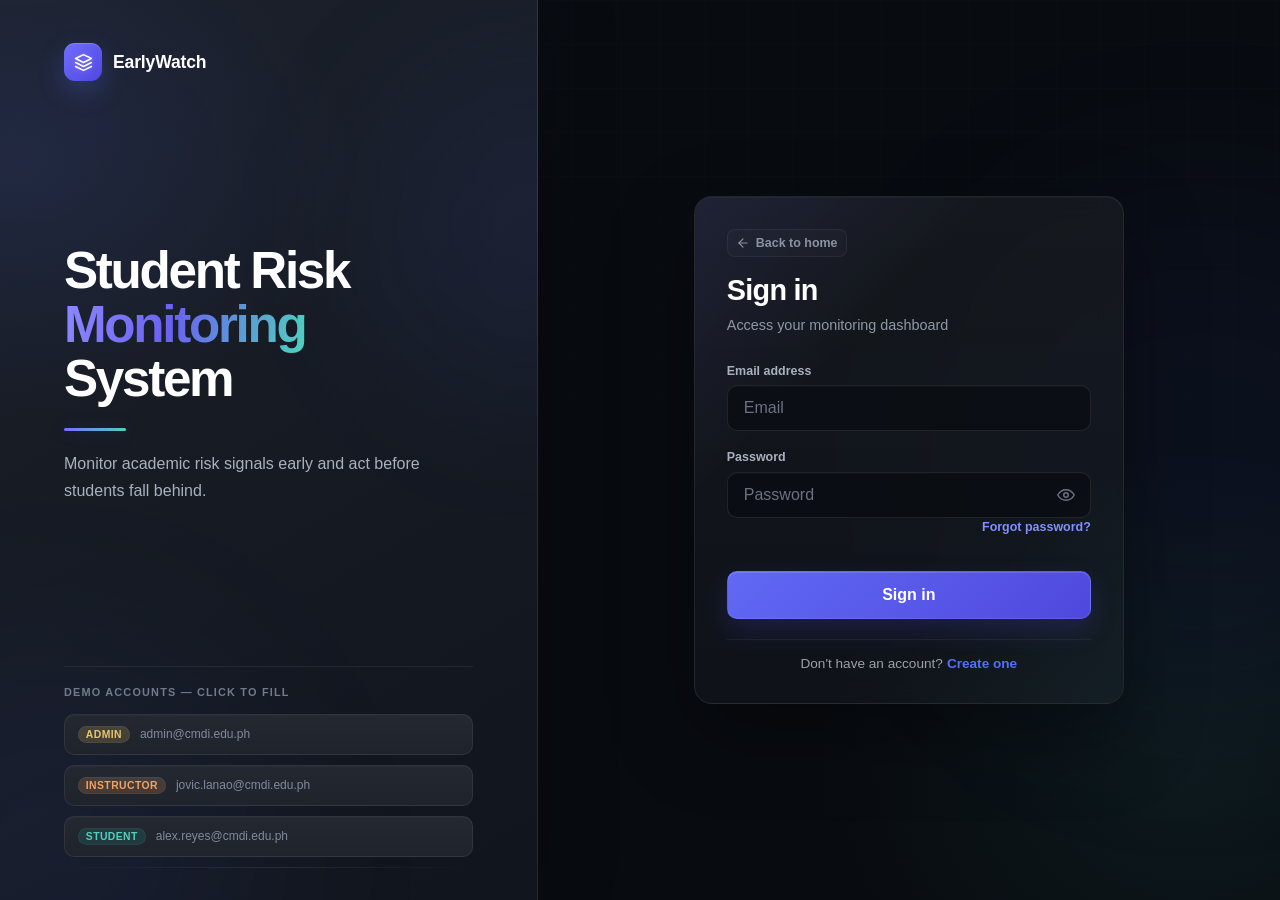
<file: index.html>
<!doctype html>
<html lang="en">
  <head>
    <meta charset="UTF-8" />
    <meta name="viewport" content="width=device-width, initial-scale=1.0" />
    <meta http-equiv="Cache-Control" content="no-store, must-revalidate">
  <meta http-equiv="Pragma" content="no-cache">
  <meta http-equiv="Expires" content="0">
    <title>EarlyWatch Sign In</title>
    <link rel="stylesheet" href="assets/style.css" />
    <link rel="stylesheet" href="assets/modal.css" />
  </head>
  <body>
    <!-- ============================================================
         LEFT PANEL — brand + hero + demo accounts
         ============================================================ -->
    <div class="left-panel">
      <div class="logo-container">
        <div class="logo-icon">
          <svg viewBox="0 0 24 24">
            <path d="M12 2L2 7l10 5 10-5-10-5zM2 12l10 5 10-5M2 17l10 5 10-5"
              stroke="#ffffff" stroke-width="2" stroke-linecap="round"
              stroke-linejoin="round" fill="none" />
          </svg>
        </div>
        EarlyWatch
      </div>

      <div class="hero-content">
        <h1>
          Student Risk<br />
          <span class="highlight">Monitoring</span><br />
          System
        </h1>
        <p>Monitor academic risk signals early and act before students fall behind.</p>
      </div>

      <div class="demo-accounts">
        <div class="demo-title">Demo Accounts — click to fill</div>

        <button type="button" class="demo-chip"
                data-email="admin@cmdi.edu.ph"
                data-password="admin123">
          <span class="demo-role admin">Admin</span>
          <span class="demo-mail">admin@cmdi.edu.ph</span>
        </button>

        <button type="button" class="demo-chip"
                data-email="jovic.lanao@cmdi.edu.ph"
                data-password="instructor123">
          <span class="demo-role instructor">Instructor</span>
          <span class="demo-mail">jovic.lanao@cmdi.edu.ph</span>
        </button>

        <button type="button" class="demo-chip"
                data-email="alex.reyes@cmdi.edu.ph"
                data-password="student123">
          <span class="demo-role student">Student</span>
          <span class="demo-mail">alex.reyes@cmdi.edu.ph</span>
        </button>
      </div>
    </div>

    <!-- ============================================================
         RIGHT PANEL — sign-in form
         ============================================================ -->
    <div class="right-panel">
      <div class="login-container">

        <!-- Back to home -->
        <a class="back-home" href="home.html">
          <svg viewBox="0 0 24 24" fill="none" stroke="currentColor"
               stroke-width="2" stroke-linecap="round" stroke-linejoin="round"
               style="width:14px;height:14px;">
            <line x1="19" y1="12" x2="5" y2="12"/>
            <polyline points="12 19 5 12 12 5"/>
          </svg>
          Back to home
        </a>

        <h2>Sign in</h2>
        <p class="subtitle">Access your monitoring dashboard</p>

        <div id="loginError" class="login-error" hidden></div>

        <form id="loginForm" novalidate>
          <div class="form-group">
            <label for="email">Email address</label>
            <input type="email" id="email" placeholder="Email"
                   autocomplete="username" required />
          </div>

          <div class="form-group">
            <label for="password">Password</label>
            <div class="password-wrapper">
              <input type="password" id="password" placeholder="Password"
                     autocomplete="current-password" required />
            </div>
            <div class="forgot-row">
              <a href="#" data-action="forgot-password" class="forgot-link">
                Forgot password?
              </a>
            </div>
          </div>

          <button type="submit" class="btn-submit" id="submitBtn">Sign in</button>
        </form>

        <p class="auth-switch">
          Don't have an account?<a href="register.html">Create one</a>
        </p>
      </div>
    </div>

    <!-- ============================================================
         Scripts
         ============================================================ -->
    <script src="js/db.js"></script>
    <script src="js/auth.js"></script>
    <script src="js/app.js"></script>
    <script src="js/password-toggle.js"></script>
    <script src="js/login.js"></script>
    <script src="js/forgot-password.js"></script>
  </body>
</html>
</file>
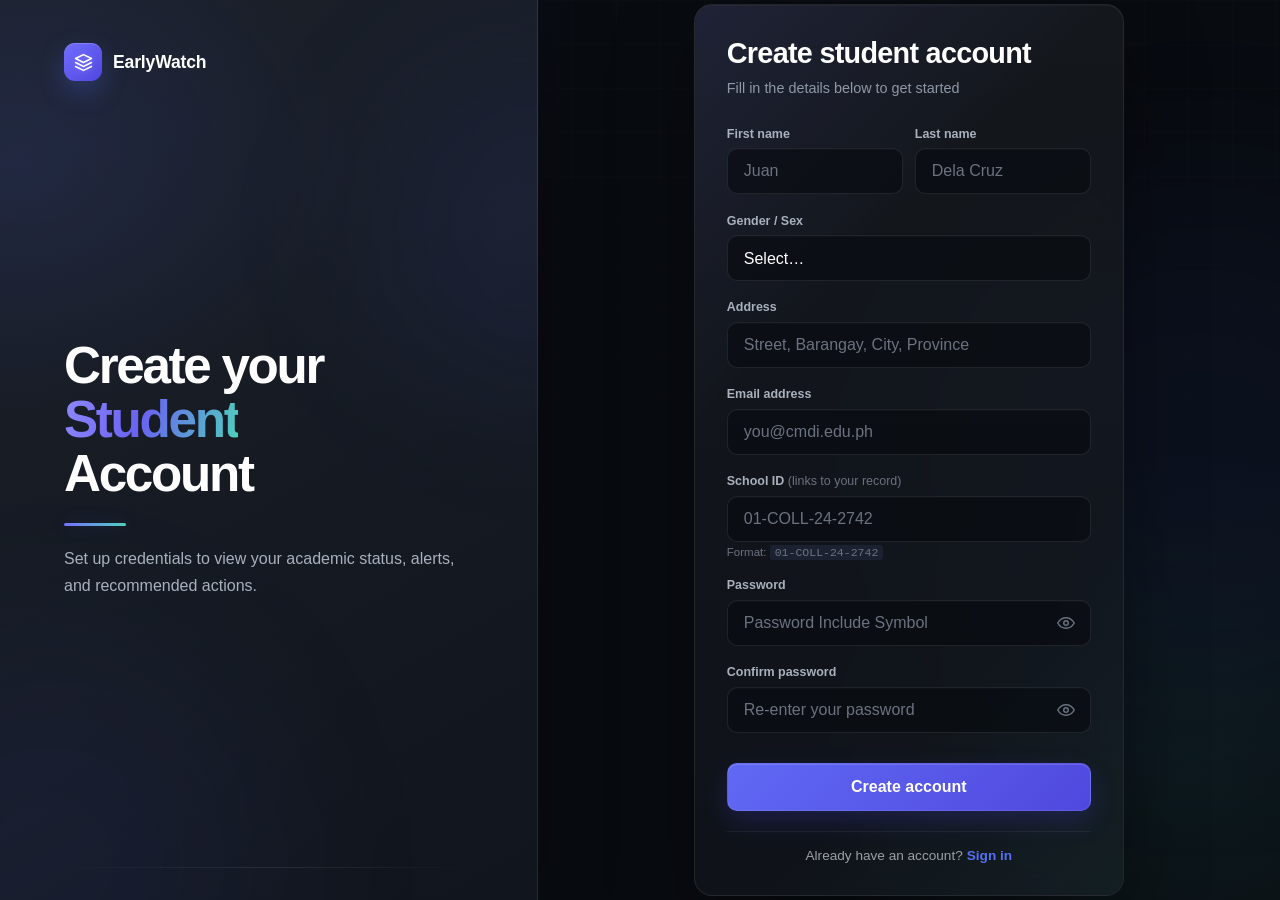
<file: register.html>
<!doctype html>
<html lang="en">
  <head>
    <meta charset="UTF-8" />
    <meta name="viewport" content="width=device-width, initial-scale=1.0" />
    <meta http-equiv="Cache-Control" content="no-store, must-revalidate">
  <meta http-equiv="Pragma" content="no-cache">
  <meta http-equiv="Expires" content="0">
    <title>EarlyWatch Student Sign Up</title>
    <link rel="stylesheet" href="assets/style.css" />
  </head>
  <body>
    <div class="left-panel">
      <div class="logo-container">
        <div class="logo-icon">
          <svg viewBox="0 0 24 24">
            <path
              d="M12 2L2 7l10 5 10-5-10-5zM2 12l10 5 10-5M2 17l10 5 10-5"
              stroke="#ffffff"
              stroke-width="2"
              stroke-linecap="round"
              stroke-linejoin="round"
              fill="none"
            />
          </svg>
        </div>
        EarlyWatch
      </div>

      <div class="hero-content">
        <h1>
          Create your<br />
          <span class="highlight">Student</span><br />
          Account
        </h1>
        <p>
          Set up credentials to view your academic status, alerts, and
          recommended actions.
        </p>
      </div>
    </div>

    <div class="right-panel">
      <div class="login-container">
        <h2>Create student account</h2>
        <p class="subtitle">Fill in the details below to get started</p>

        <div id="registerError" class="login-error" hidden></div>
        <div id="registerSuccess" class="login-success" hidden></div>

        <form id="registerForm" novalidate>
          <input type="hidden" id="name" name="name" />

          <div class="form-row">
            <div class="form-group">
              <label for="firstName">First name</label>
              <input
                type="text"
                id="firstName"
                placeholder="Juan"
                autocomplete="given-name"
                required
              />
            </div>
            <div class="form-group">
              <label for="lastName">Last name</label>
              <input
                type="text"
                id="lastName"
                placeholder="Dela Cruz"
                autocomplete="family-name"
                required
              />
            </div>
          </div>

          <div class="form-group">
            <label for="gender">Gender / Sex</label>
            <select id="gender" required>
              <option value="" disabled selected>Select…</option>
              <option value="Male">Male</option>
              <option value="Female">Female</option>
              <option value="Non-Binary">Non-Binary</option>
            </select>
          </div>

          <div class="form-group">
            <label for="address">Address</label>
            <input
              type="text"
              id="address"
              placeholder="Street, Barangay, City, Province"
              autocomplete="street-address"
              required
            />
          </div>

          <div class="form-group">
            <label for="email">Email address</label>
            <input
              type="email"
              id="email"
              placeholder="you@cmdi.edu.ph"
              autocomplete="email"
              required
            />
          </div>

          <div class="form-group">
            <label for="studentId">
              School ID
              <span style="color: #6b7280; font-weight: 400"
                >(links to your record)</span
              >
            </label>
            <input
              type="text"
              id="studentId"
              placeholder="01-COLL-24-2742"
              maxlength="16"
              autocapitalize="characters"
              autocomplete="off"
              spellcheck="false"
              required
            />
            <small
              id="studentIdHint"
              style="
                color: #6b7280;
                font-size: 0.72rem;
                margin-top: 4px;
                display: block;
              "
            >
              Format:
              <code
                style="
                  background: #1b2130;
                  padding: 1px 5px;
                  border-radius: 3px;
                "
                >01-COLL-24-2742</code
              >
            </small>
          </div>

          <div class="form-group">
            <label for="password">Password</label>
            <div class="password-wrapper">
              <input
                type="password"
                id="password"
                placeholder="Password Include Symbol"
                autocomplete="new-password"
                required
              />
            </div>
          </div>

          <div class="form-group">
            <label for="confirm">Confirm password</label>
            <div class="password-wrapper">
              <input
                type="password"
                id="confirm"
                placeholder="Re-enter your password"
                autocomplete="new-password"
                required
              />
            </div>
          </div>

          <button type="submit" class="btn-submit" id="registerBtn">
            Create account
          </button>
        </form>

        <p class="auth-switch">
          Already have an account?<a href="index.html">Sign in</a>
        </p>
      </div>
    </div>

    <script src="js/db.js"></script>
    <script src="js/auth.js"></script>
    <script src="js/password-toggle.js"></script>
    <script src="js/register.js"></script>
  </body>
</html>
</file>
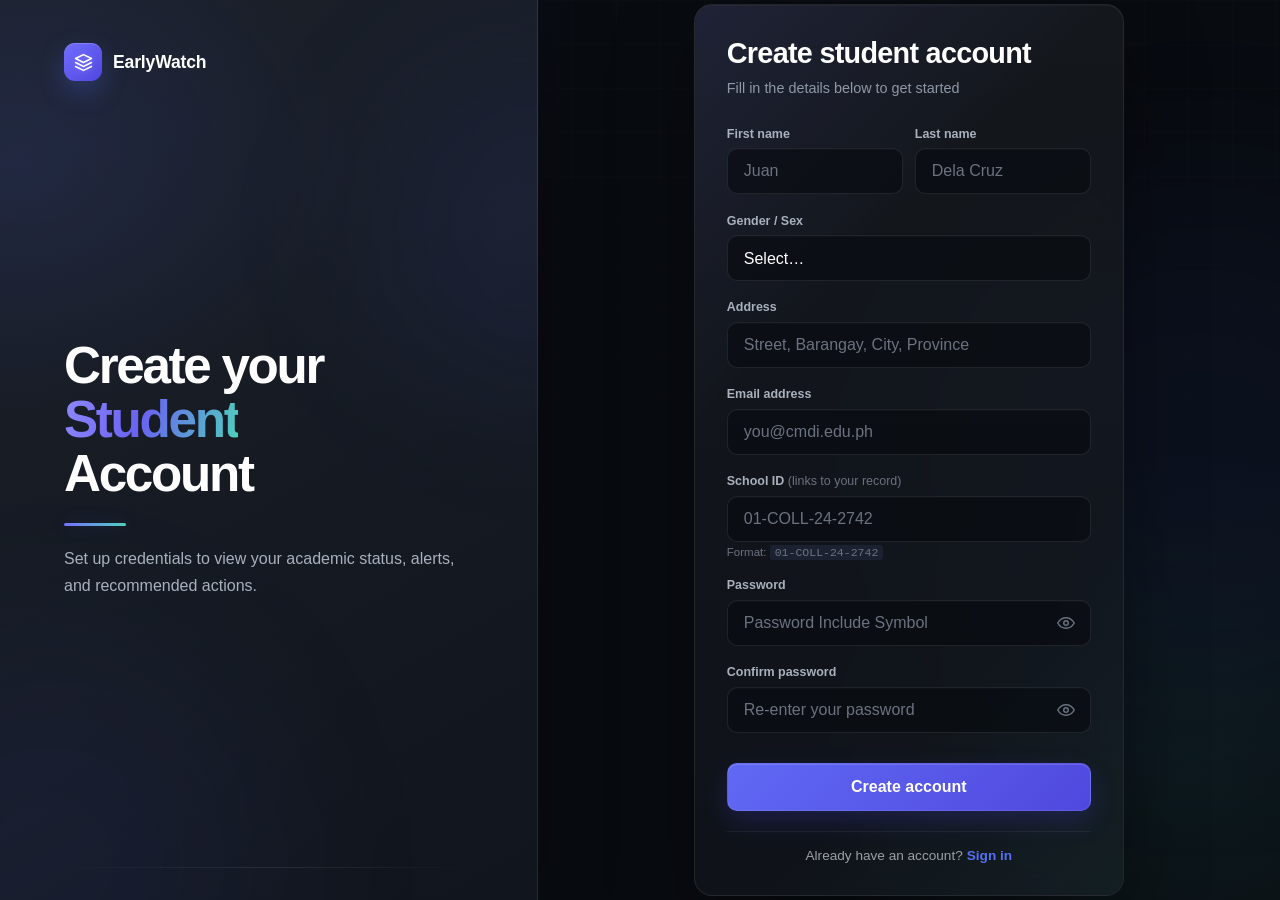
<file: verify.html>
<!doctype html>
<html lang="en">
  <head>
    <meta charset="UTF-8" />
    <meta name="viewport" content="width=device-width, initial-scale=1.0" />
    <meta http-equiv="Cache-Control" content="no-store, must-revalidate">
  <meta http-equiv="Pragma" content="no-cache">
  <meta http-equiv="Expires" content="0">
    <title>EarlyWatch — Verify your account</title>
    <link rel="stylesheet" href="assets/style.css" />
  </head>
  <body>
    <div class="left-panel">
      <div class="logo-container">
        <div class="logo-icon">
          <svg viewBox="0 0 24 24">
            <path d="M12 2L2 7l10 5 10-5-10-5zM2 12l10 5 10-5M2 17l10 5 10-5"
              stroke="#ffffff" stroke-width="2" stroke-linecap="round"
              stroke-linejoin="round" fill="none" />
          </svg>
        </div>
        EarlyWatch
      </div>

      <div class="hero-content">
        <h1>
          Verify<br />
          <span class="highlight">your account</span><br />
          to continue
        </h1>
        <p>We sent a 5-digit verification code to your email. Enter it to activate your EarlyWatch account.</p>
      </div>
    </div>

    <div class="right-panel">
      <div class="login-container">
        <h2>Verify your account</h2>
        <p class="subtitle" id="verifySubtitle">Enter the 5-digit code sent to your email</p>

        <div id="verifyError" class="login-error" hidden></div>
        <div id="verifySuccess" class="login-success" hidden></div>

        <form id="verifyForm" novalidate autocomplete="off">
          <div class="otp-row" id="otpRow">
            <input class="otp-box" type="text" inputmode="numeric" maxlength="1" aria-label="Digit 1" />
            <input class="otp-box" type="text" inputmode="numeric" maxlength="1" aria-label="Digit 2" />
            <input class="otp-box" type="text" inputmode="numeric" maxlength="1" aria-label="Digit 3" />
            <input class="otp-box" type="text" inputmode="numeric" maxlength="1" aria-label="Digit 4" />
            <input class="otp-box" type="text" inputmode="numeric" maxlength="1" aria-label="Digit 5" />
          </div>

          <button type="submit" class="btn-submit" id="verifyBtn" style="margin-top:1.25rem;">Verify</button>
        </form>

        <p class="login-hint">
          Didn't receive the code?
          <a href="#" id="resendLink" style="color:#5570f6;text-decoration:none;font-weight:600;margin-left:4px;">Resend</a>
        </p>

        <p class="auth-switch">
          Wrong email?<a href="register.html">Go back</a>
        </p>
      </div>
    </div>

    <script src="js/db.js"></script>
    <script src="js/auth.js"></script>
    <script src="js/verify.js"></script>
  </body>
</html>
</file>
<file: assets/style.css>
/* Reset and Base Styles */
:root {
  --ice: #ffffff;
}

* {
  box-sizing: border-box;
  margin: 0;
  padding: 0;
}

body {
  font-family: 'Inter', -apple-system, BlinkMacSystemFont, 'Segoe UI', Roboto, Helvetica, Arial, sans-serif;
  display: flex;
  height: 100vh;
  color: #ffffff;
  background-color: #0f1115;
}

/* Layout Containers */
.left-panel {
  background-color: #1a1d24;
  width: 40%;
  min-width: 400px;
  padding: 3rem 4rem;
  display: flex;
  flex-direction: column;
  border-right: 1px solid #2a2d35;
}

.right-panel {
  flex: 1;
  display: flex;
  align-items: center;
  justify-content: center;
  padding: 2rem;
}

/* Left Panel Content */
.logo-container {
  display: flex;
  align-items: center;
  gap: 10px;
  font-weight: 700;
  font-size: 1.25rem;
  margin-bottom: auto;
}

.logo-icon {
  background-color: #5570f6;
  width: 32px;
  height: 32px;
  border-radius: 8px;
  display: flex;
  align-items: center;
  justify-content: center;
}

.logo-icon svg {
  width: 20px;
  height: 20px;
  fill: #ffffff;
}

.hero-content {
  margin-bottom: auto;
}

.hero-content h1 {
  font-size: 3rem;
  font-weight: 400;
  line-height: 1.2;
  margin-bottom: 1.5rem;
}

.hero-content .highlight {
  color: #5570f6;
  font-weight: 700;
}

.hero-content p {
  color: #9ba1a6;
  font-size: 1.1rem;
  line-height: 1.6;
  max-width: 90%;
}

/* Demo Account Chips */
.demo-accounts {
  display: flex;
  flex-direction: column;
  gap: 0.5rem;
  padding-top: 1.5rem;
  border-top: 1px solid #2a2d35;
}

.demo-title {
  font-size: 0.7rem;
  letter-spacing: 0.08em;
  text-transform: uppercase;
  color: #6b7280;
  margin-bottom: 0.35rem;
}

.demo-chip {
  display: flex;
  align-items: center;
  gap: 10px;
  width: 100%;
  padding: 0.55rem 0.75rem;
  background-color: #22252e;
  border: 1px solid #323642;
  border-radius: 6px;
  color: #cbd2d9;
  font-size: 0.8rem;
  font-family: inherit;
  cursor: pointer;
  text-align: left;
  transition: background-color 0.2s, border-color 0.2s;
}

.demo-chip:hover {
  background-color: #2b2f3a;
  border-color: #5570f6;
}

.demo-role {
  font-size: 0.65rem;
  font-weight: 700;
  text-transform: uppercase;
  letter-spacing: 0.04em;
  padding: 2px 7px;
  border-radius: 4px;
  flex-shrink: 0;
}

.demo-role.instructor { background: rgba(244, 162, 97, 0.18); color: #f4a261; }
.demo-role.student    { background: rgba(42, 157, 143, 0.18); color: #4fd1bd; }

.demo-mail {
  font-size: 0.75rem;
  color: #808a9d;
  overflow: hidden;
  text-overflow: ellipsis;
  white-space: nowrap;
}

/* Right Panel Content (Login Form) */
.login-container {
  width: 100%;
  max-width: 400px;
}

.login-container h2 {
  font-size: 1.75rem;
  margin-bottom: 0.5rem;
}

.subtitle {
  color: #9ba1a6;
  margin-bottom: 2rem;
  font-size: 0.95rem;
}

/* Error Banner */
.login-error {
  background-color: rgba(230, 57, 70, 0.12);
  border: 1px solid rgba(230, 57, 70, 0.35);
  color: #ff8a8a;
  padding: 0.7rem 0.9rem;
  border-radius: 6px;
  font-size: 0.83rem;
  margin-bottom: 1.25rem;
  line-height: 1.4;
}

/* Success Banner */
.login-success {
  background-color: rgba(42, 157, 143, 0.12);
  border: 1px solid rgba(42, 157, 143, 0.35);
  color: #4fd1bd;
  padding: 0.7rem 0.9rem;
  border-radius: 6px;
  font-size: 0.83rem;
  margin-bottom: 1.25rem;
  line-height: 1.4;
}

.form-group {
  margin-bottom: 1.5rem;
}

.form-group label {
  display: block;
  font-size: 0.85rem;
  color: #9ba1a6;
  margin-bottom: 0.5rem;
}

.form-group input {
  width: 100%;
  padding: 0.8rem 1rem;
  background-color: #22252e;
  border: 1px solid #323642;
  border-radius: 6px;
  color: #ffffff;
  font-size: 1rem;
  outline: none;
  transition: border-color 0.2s;
}

.form-group input:focus {
  border-color: #5570f6;
}

.form-group input::placeholder {
  color: #6b7280;
}

.form-group select {
  width: 100%;
  padding: 0.8rem 1rem;
  background-color: #22252e;
  border: 1px solid #323642;
  border-radius: 6px;
  color: #ffffff;
  font-size: 1rem;
  font-family: inherit;
  outline: none;
  transition: border-color 0.2s;
  appearance: none;
  background-image: url("data:image/svg+xml;charset=UTF-8,%3csvg xmlns='http://www.w3.org/2000/svg' viewBox='0 0 24 24' fill='none' stroke='%239ba1a6' stroke-width='2' stroke-linecap='round' stroke-linejoin='round'%3e%3cpolyline points='6 9 12 15 18 9'%3e%3c/polyline%3e%3c/svg%3e");
  background-repeat: no-repeat;
  background-position: right 0.9rem center;
  background-size: 16px;
  padding-right: 2.5rem;
}

.form-group select:focus {
  border-color: #5570f6;
}

/* Two-column row for first/last name */
.form-row {
  display: grid;
  grid-template-columns: 1fr 1fr;
  gap: 0.75rem;
}

@media (max-width: 480px) {
  .form-row { grid-template-columns: 1fr; }
}

.btn-submit {
  width: 100%;
  padding: 0.85rem;
  background-color: #5570f6;
  color: #ffffff;
  border: none;
  border-radius: 6px;
  font-size: 1rem;
  font-weight: 600;
  font-family: inherit;
  cursor: pointer;
  margin-top: 0.5rem;
  transition: background-color 0.2s;
}

.btn-submit:hover:not(:disabled) {
  background-color: #445ce4;
}

.btn-submit:disabled {
  opacity: 0.65;
  cursor: not-allowed;
}

.login-hint {
  margin-top: 1.5rem;
  font-size: 0.75rem;
  color: #6b7280;
  text-align: center;
}

.login-hint code {
  background: #22252e;
  border: 1px solid #323642;
  padding: 1px 5px;
  border-radius: 3px;
  font-size: 0.72rem;
  color: #9ba1a6;
}

/* Auth — switch link */
.auth-switch {
  text-align: center;
  margin-top: 1.5rem;
  font-size: 0.85rem;
  color: #9ba1a6;
}
.auth-switch a {
  color: #5570f6;
  text-decoration: none;
  font-weight: 600;
  margin-left: 4px;
}
.auth-switch a:hover {
  text-decoration: underline;
}

/* Password show/hide toggle */
.password-wrapper {
  position: relative;
  display: block;
}

.password-wrapper input {
  padding-right: 2.75rem;
}

.password-toggle {
  position: absolute;
  top: 50%;
  right: 0.5rem;
  transform: translateY(-50%);
  background: transparent;
  border: none;
  width: 32px;
  height: 32px;
  display: inline-flex;
  align-items: center;
  justify-content: center;
  color: #6b7280;
  cursor: pointer;
  border-radius: 6px;
  transition: color 0.15s, background-color 0.15s;
  padding: 0;
}

.password-toggle:hover {
  color: #cbd2d9;
  background: rgba(255, 255, 255, 0.05);
}

.password-toggle:focus-visible {
  outline: 2px solid #5570f6;
  outline-offset: 1px;
}

.password-toggle svg {
  width: 18px;
  height: 18px;
  display: block;
}

/* Responsive Design */
@media (max-width: 900px) {
  body {
    flex-direction: column;
    height: auto;
    min-height: 100vh;
  }

  .left-panel {
    width: 100%;
    min-width: auto;
    height: auto;
    padding: 2rem;
  }

  .logo-container {
    margin-bottom: 2rem;
  }

  .hero-content {
    margin-bottom: 2rem;
  }

  .hero-content h1 {
    font-size: 2.25rem;
  }

  .demo-accounts {
    margin-bottom: 2rem;
  }

  .right-panel {
    padding: 2rem;
  }
}

/* ============================================================
   OTP digit-boxes — verify page
   ============================================================ */
.otp-row {
  display: flex;
  justify-content: space-between;
  gap: 0.6rem;
  margin-top: 0.5rem;
}

.otp-box {
  flex: 1 1 0;
  width: 100%;
  aspect-ratio: 1 / 1.15;
  max-width: 62px;
  background: #22252e;
  border: 2px solid #323642;
  border-radius: 10px;
  color: #ffffff;
  font-family: inherit;
  font-size: 1.75rem;
  font-weight: 700;
  text-align: center;
  caret-color: #5570f6;
  outline: none;
  padding: 0;
  transition: border-color .18s, box-shadow .18s, transform .18s;
}

.otp-box:focus {
  border-color: #5570f6;
  box-shadow: 0 0 0 3px rgba(85,112,246,.22);
}

.otp-box.filled {
  border-color: #4a5266;
  background: #262a35;
}

.otp-box.pop {
  animation: otpPop .22s cubic-bezier(.2,.8,.3,1.4);
}
@keyframes otpPop {
  0%   { transform: scale(1);    }
  45%  { transform: scale(1.14); }
  100% { transform: scale(1);    }
}

.otp-row.shake {
  animation: otpShake .42s cubic-bezier(.36,.07,.19,.97) both;
}
@keyframes otpShake {
  10%, 90% { transform: translateX(-2px); }
  20%, 80% { transform: translateX(4px);  }
  30%, 50%, 70% { transform: translateX(-8px); }
  40%, 60% { transform: translateX(8px);  }
}

.otp-row.success .otp-box {
  border-color: #22c55e;
  box-shadow: 0 0 0 3px rgba(34,197,94,.25);
  animation: otpSuccess .5s ease forwards;
}
@keyframes otpSuccess {
  0%   { transform: scale(1);    }
  50%  { transform: scale(1.06); }
  100% { transform: scale(1);    }
}

.otp-row.error .otp-box {
  border-color: #e63946;
  box-shadow: 0 0 0 3px rgba(230,57,70,.18);
}

.slot {
  position: relative;
  display: block;
  transform-origin: 50% 320%;
}

.slot_seg {
  stroke: var(--ice);
}

.slot__win {
  position: absolute;
  inset: 0;
  pointer-events: none;
}

.slot__spark {
  width: 100%;
  height: 100%;
  overflow: visible;
}

.slot__spark rect {
  fill: none;
  stroke: var(--ice);
  stroke-width: 2;
  stroke-dasharray: 1;
  stroke-dashoffset: 1;
}

/* Forgot password link */
a[data-action="forgot-password"] {
  transition: color 0.15s ease;
}
a[data-action="forgot-password"]:hover {
  color: #7c8cff !important;
  text-decoration: underline;
}

/* ============================================================
   Forgot password link (below password input)
   ============================================================ */
.forgot-row {
  display: flex;
  justify-content: flex-end;
  margin-top: 0.55rem;
}

.forgot-link {
  font-size: 0.78rem;
  font-weight: 600;
  color: #5570f6;
  text-decoration: none;
  transition: color 0.15s ease;
}

.forgot-link:hover {
  color: #7c8cff;
  text-decoration: underline;
}

.forgot-link:focus-visible {
  outline: 2px solid #5570f6;
  outline-offset: 2px;
  border-radius: 3px;
}

.demo-role.admin { background: rgba(233, 196, 106, 0.18); color: #e9c46a; }


/* ============================================================
   Back-to-home link on the auth pages
   ============================================================ */
.back-home {
  display: inline-flex;
  align-items: center;
  gap: 6px;

  margin-bottom: 1.25rem;

  font-size: 0.78rem;
  font-weight: 600;

  color: #8b93a0;
  text-decoration: none;

  transition: color 0.15s ease, transform 0.15s ease;
}
.back-home:hover {
  color: #ffffff;
  transform: translateX(-2px);
}
.back-home:focus-visible {
  outline: 2px solid #5570f6;
  outline-offset: 3px;
  border-radius: 4px;
}
.back-home svg { flex-shrink: 0; }

/* ============================================================
   Forgot password link (below password input)
   ============================================================ */
.forgot-row {
  display: flex;
  justify-content: flex-end;
  margin-top: 0.55rem;
}

.forgot-link {
  font-size: 0.78rem;
  font-weight: 600;
  color: #5570f6;
  text-decoration: none;
  transition: color 0.15s ease;
}
.forgot-link:hover {
  color: #7c8cff;
  text-decoration: underline;
}
.forgot-link:focus-visible {
  outline: 2px solid #5570f6;
  outline-offset: 2px;
  border-radius: 3px;
}

/* ============================================================
   Admin demo-role chip colour
   ============================================================ */
.demo-role.admin {
  background: rgba(233, 196, 106, 0.18);
  color: #e9c46a;
}

/* ============================================================
   Resend-code row inside the forgot-password modal
   ============================================================ */
.ew-resend-row {
  display: flex;
  align-items: center;
  justify-content: space-between;
  gap: 0.75rem;
  margin-top: 0.85rem;
  padding-top: 0.85rem;
  border-top: 1px dashed rgba(255, 255, 255, 0.06);
}

.ew-resend-text {
  font-size: 0.78rem;
  color: #8b93a0;
}

.ew-resend-btn {
  background: transparent;
  border: 1px solid rgba(79, 70, 229, 0.35);
  color: #a5a0ff;

  padding: 0.35rem 0.75rem;
  border-radius: 6px;

  font-family: inherit;
  font-size: 0.76rem;
  font-weight: 600;
  line-height: 1;

  cursor: pointer;
  transition: background 0.15s ease, border-color 0.15s ease,
              color 0.15s ease, transform 0.15s ease;
}

.ew-resend-btn:hover:not(:disabled) {
  background: rgba(79, 70, 229, 0.12);
  border-color: rgba(79, 70, 229, 0.55);
  color: #c9c5ff;
  transform: translateY(-1px);
}

.ew-resend-btn:active:not(:disabled) {
  transform: translateY(0) scale(0.98);
}

.ew-resend-btn:disabled {
  cursor: not-allowed;
  opacity: 0.6;
}

.ew-resend-btn.is-cooling {
  background: rgba(255, 255, 255, 0.03);
  border-color: rgba(255, 255, 255, 0.08);
  color: #8b93a0;
}

.ew-resend-btn.is-sent {
  background: rgba(42, 157, 143, 0.15);
  border-color: rgba(42, 157, 143, 0.4);
  color: #4fd1bd;
}

/* ============================================================
   EarlyWatch — Auth UI Enhancement
   Visual-only improvements; existing selectors/functionality kept.
   ============================================================ */

:root {
  --ew-bg: #080b10;
  --ew-panel: #10151d;
  --ew-card: #151b24;
  --ew-card-2: #1a202b;
  --ew-line: rgba(255,255,255,.08);
  --ew-line-strong: rgba(85,112,246,.38);
  --ew-primary: #5d68f5;
  --ew-primary-2: #786fff;
  --ew-teal: #4fd1bd;
  --ew-text: #f7f8fc;
  --ew-muted: #8f98a7;
  --ew-shadow: 0 30px 80px rgba(0,0,0,.34);
}

html {
  min-height: 100%;
  background: var(--ew-bg);
}

body {
  position: relative;
  min-height: 100vh;
  overflow-x: hidden;
  background:
    radial-gradient(700px 560px at 9% 6%, rgba(85,112,246,.16), transparent 67%),
    radial-gradient(560px 480px at 93% 86%, rgba(79,209,189,.07), transparent 68%),
    var(--ew-bg);
}

body::before {
  content: "";
  position: fixed;
  inset: 0;
  pointer-events: none;
  background-image:
    linear-gradient(rgba(255,255,255,.016) 1px, transparent 1px),
    linear-gradient(90deg, rgba(255,255,255,.016) 1px, transparent 1px);
  background-size: 44px 44px;
  mask-image: linear-gradient(to bottom, rgba(0,0,0,.8), transparent 92%);
}

body::after {
  content: "";
  position: fixed;
  width: 420px;
  height: 420px;
  left: -160px;
  bottom: -170px;
  border-radius: 50%;
  background: rgba(85,112,246,.07);
  filter: blur(90px);
  pointer-events: none;
}

.left-panel {
  position: relative;
  overflow: hidden;
  width: 42%;
  min-width: 440px;
  padding: 2.7rem 4rem;
  background:
    radial-gradient(460px 350px at 4% 18%, rgba(85,112,246,.12), transparent 72%),
    linear-gradient(150deg, rgba(28,33,43,.98), rgba(17,21,29,.98));
  border-right: 1px solid rgba(255,255,255,.08);
  box-shadow: 20px 0 60px rgba(0,0,0,.16);
}

.left-panel::before {
  content: "";
  position: absolute;
  width: 340px;
  height: 340px;
  right: -170px;
  top: 6%;
  border-radius: 50%;
  background: rgba(85,112,246,.075);
  filter: blur(75px);
  pointer-events: none;
}

.left-panel::after {
  content: "";
  position: absolute;
  left: 4rem;
  right: 4rem;
  bottom: 2rem;
  height: 1px;
  background: linear-gradient(90deg, transparent, rgba(255,255,255,.09), transparent);
  pointer-events: none;
}

.logo-container {
  position: relative;
  z-index: 1;
  gap: 11px;
  font-size: 1.1rem;
  letter-spacing: -.01em;
}

.logo-icon {
  width: 38px;
  height: 38px;
  border-radius: 11px;
  background: linear-gradient(135deg, #726dff, #4f46df);
  box-shadow:
    0 10px 26px rgba(85,112,246,.28),
    inset 0 1px 0 rgba(255,255,255,.18);
}

.logo-icon svg {
  width: 19px;
  height: 19px;
  filter: drop-shadow(0 1px 3px rgba(255,255,255,.2));
}

.hero-content {
  position: relative;
  z-index: 1;
  max-width: 610px;
}

.hero-content h1 {
  max-width: 580px;
  font-size: clamp(2.45rem, 4vw, 4.15rem);
  font-weight: 760;
  line-height: 1.06;
  letter-spacing: -.045em;
  text-wrap: balance;
  margin-bottom: 1.15rem;
}

.hero-content h1::after {
  content: "";
  display: block;
  width: 62px;
  height: 3px;
  margin-top: 1.35rem;
  border-radius: 999px;
  background: linear-gradient(90deg, #776fff, #4fd1bd);
  box-shadow: 0 0 18px rgba(85,112,246,.23);
}

.hero-content .highlight {
  display: inline;
  color: transparent;
  background: linear-gradient(105deg, #8e88ff 0%, #6962f1 45%, #4fd1bd 100%);
  -webkit-background-clip: text;
  background-clip: text;
  -webkit-text-fill-color: transparent;
  background-repeat: no-repeat;
}

.hero-content p {
  max-width: 530px;
  color: #a9b1be;
  font-size: 1rem;
  line-height: 1.7;
}

.demo-accounts {
  position: relative;
  z-index: 1;
  gap: .65rem;
  max-width: 520px;
  padding-top: 1.15rem;
  border-top-color: rgba(255,255,255,.07);
}

.demo-title {
  color: #717b8b;
  font-size: .68rem;
  font-weight: 700;
  letter-spacing: .11em;
}

.demo-chip {
  padding: .68rem .8rem;
  border-radius: 10px;
  background:
    linear-gradient(180deg, rgba(255,255,255,.035), rgba(255,255,255,.015)),
    #1b2029;
  border-color: rgba(255,255,255,.07);
  box-shadow: inset 0 1px 0 rgba(255,255,255,.025);
  transition:
    transform .18s ease,
    background .18s ease,
    border-color .18s ease,
    box-shadow .18s ease;
}

.demo-chip:hover {
  transform: translateY(-2px);
  background:
    linear-gradient(180deg, rgba(85,112,246,.08), rgba(255,255,255,.02)),
    #1d232e;
  border-color: rgba(85,112,246,.38);
  box-shadow: 0 8px 22px rgba(0,0,0,.18);
}

.demo-role {
  border: 1px solid rgba(255,255,255,.05);
  border-radius: 999px;
}

.right-panel {
  position: relative;
  padding: 2rem 4rem;
}

.right-panel::before {
  content: "";
  position: absolute;
  width: 520px;
  height: 520px;
  right: -180px;
  top: 50%;
  transform: translateY(-50%);
  border-radius: 50%;
  background: rgba(85,112,246,.055);
  filter: blur(95px);
  pointer-events: none;
}

.login-container {
  position: relative;
  z-index: 1;
  max-width: 430px;
  padding: 2rem;
  border: 1px solid rgba(255,255,255,.075);
  border-radius: 18px;
  background:
    linear-gradient(180deg, rgba(255,255,255,.032), rgba(255,255,255,.012)),
    rgba(15,19,26,.76);
  box-shadow:
    var(--ew-shadow),
    inset 0 1px 0 rgba(255,255,255,.035);
  backdrop-filter: blur(14px);
  -webkit-backdrop-filter: blur(14px);
}

.login-container::before {
  content: "";
  position: absolute;
  inset: 0;
  border-radius: inherit;
  pointer-events: none;
  background: linear-gradient(135deg, rgba(124,118,255,.11), transparent 32%, transparent 72%, rgba(79,209,189,.05));
}

.login-container > * {
  position: relative;
  z-index: 1;
}

.back-home {
  display: inline-flex;
  align-items: center;
  width: fit-content;
  padding: 6px 8px;
  margin-bottom: 1.05rem;
  border: 1px solid rgba(255,255,255,.055);
  border-radius: 8px;
  background: rgba(255,255,255,.018);
}

.login-container h2 {
  font-size: 1.8rem;
  letter-spacing: -.025em;
  margin-bottom: .45rem;
}

.subtitle {
  color: #8f98a7;
  font-size: .9rem;
  line-height: 1.55;
  margin-bottom: 1.7rem;
}

.login-error,
.login-success {
  border-radius: 10px;
  padding: .78rem .9rem;
  box-shadow: inset 0 1px 0 rgba(255,255,255,.025);
}

.form-group {
  margin-bottom: 1.2rem;
}

.form-group label {
  color: #a9b1be;
  font-size: .78rem;
  font-weight: 600;
  margin-bottom: .48rem;
}

.form-group input,
.form-group select {
  min-height: 46px;
  border-radius: 10px;
  background: rgba(8,11,16,.64);
  border-color: rgba(255,255,255,.09);
  box-shadow: inset 0 1px 0 rgba(255,255,255,.02);
  transition:
    border-color .18s ease,
    box-shadow .18s ease,
    background .18s ease,
    transform .18s ease;
}

.form-group input:hover,
.form-group select:hover {
  border-color: rgba(255,255,255,.15);
  background: rgba(10,14,20,.78);
}

.form-group input:focus,
.form-group select:focus {
  border-color: var(--ew-primary);
  background: rgba(12,16,23,.9);
  box-shadow:
    0 0 0 3px rgba(85,112,246,.12),
    0 8px 22px rgba(0,0,0,.12);
}

.password-toggle {
  width: 34px;
  height: 34px;
  right: .48rem;
  border-radius: 8px;
}

.password-toggle:hover {
  color: #fff;
  background: rgba(255,255,255,.06);
}

.forgot-row {
  margin-top: -.35rem;
  margin-bottom: .25rem;
}

.forgot-link {
  display: inline-flex;
  align-items: center;
  min-height: 28px;
  color: #8290ff;
}

.btn-submit {
  position: relative;
  overflow: hidden;
  min-height: 48px;
  margin-top: .7rem;
  border-radius: 10px;
  background: linear-gradient(135deg, #6069f4, #5048de);
  border: 1px solid rgba(255,255,255,.08);
  box-shadow:
    0 10px 26px rgba(79,70,229,.22),
    inset 0 1px 0 rgba(255,255,255,.13);
  transition:
    transform .18s ease,
    box-shadow .18s ease,
    background .18s ease;
}

.btn-submit::before {
  content: "";
  position: absolute;
  inset: 0;
  background: linear-gradient(110deg, transparent 20%, rgba(255,255,255,.14) 50%, transparent 80%);
  transform: translateX(-125%);
  transition: transform .65s ease;
}

.btn-submit:hover:not(:disabled) {
  transform: translateY(-2px);
  background: linear-gradient(135deg, #6f78ff, #5a52ee);
  box-shadow:
    0 14px 34px rgba(79,70,229,.3),
    0 0 0 4px rgba(85,112,246,.08);
}

.btn-submit:hover:not(:disabled)::before {
  transform: translateX(125%);
}

.btn-submit:active:not(:disabled) {
  transform: translateY(0) scale(.99);
}

.login-hint {
  padding: .7rem .8rem;
  margin-top: 1.15rem;
  border: 1px solid rgba(255,255,255,.045);
  border-radius: 9px;
  background: rgba(255,255,255,.018);
  line-height: 1.5;
}

.login-hint code {
  border-radius: 5px;
  color: #abb2c0;
}

.auth-switch {
  margin-top: 1.25rem;
  padding-top: 1rem;
  border-top: 1px solid rgba(255,255,255,.055);
}

.auth-switch a,
.forgot-link {
  transition: color .18s ease;
}

.otp-row {
  justify-content: center;
  gap: .7rem;
  margin-top: .7rem;
}

.otp-box {
  max-width: 58px;
  min-height: 64px;
  aspect-ratio: auto;
  border-radius: 12px;
  background: rgba(8,11,16,.72);
  border-color: rgba(255,255,255,.09);
  box-shadow: inset 0 1px 0 rgba(255,255,255,.025);
  transition:
    border-color .18s ease,
    box-shadow .18s ease,
    transform .18s ease,
    background .18s ease;
}

.otp-box:focus {
  border-color: var(--ew-primary);
  background: rgba(15,19,28,.9);
  box-shadow:
    0 0 0 4px rgba(85,112,246,.12),
    0 10px 24px rgba(0,0,0,.16);
}

.otp-box.filled {
  border-color: rgba(124,118,255,.34);
  background: rgba(124,118,255,.07);
}

.ew-resend-row {
  border-top-color: rgba(255,255,255,.06);
}

.ew-resend-btn {
  min-height: 32px;
  border-radius: 8px;
}

@media (max-width: 1100px) {
  .left-panel {
    min-width: 390px;
    padding-inline: 3rem;
  }

  .right-panel {
    padding-inline: 2.2rem;
  }
}

@media (max-width: 900px) {
  body {
    min-height: 100vh;
  }

  .left-panel {
    padding: 1.8rem 2rem 2rem;
    border-right: 0;
    border-bottom: 1px solid rgba(255,255,255,.08);
  }

  .left-panel::after {
    left: 2rem;
    right: 2rem;
    bottom: 0;
  }

  .logo-container {
    margin-bottom: 2.4rem;
  }

  .hero-content h1 {
    font-size: clamp(2.25rem, 8vw, 3.25rem);
  }

  .demo-accounts {
    margin-top: .5rem;
    margin-bottom: 0;
  }

  .right-panel {
    padding: 2rem 1.2rem 3rem;
    align-items: flex-start;
  }

  .login-container {
    max-width: 520px;
    padding: 1.5rem;
  }
}

@media (max-width: 560px) {
  .left-panel {
    min-width: 0;
    padding-inline: 1.1rem;
  }

  .hero-content h1 {
    font-size: 2.25rem;
  }

  .hero-content p {
    max-width: 100%;
    font-size: .95rem;
  }

  .demo-chip {
    padding: .62rem .68rem;
  }

  .right-panel {
    padding-inline: .75rem;
  }

  .login-container {
    padding: 1.15rem;
    border-radius: 14px;
  }

  .login-container h2 {
    font-size: 1.55rem;
  }

  .form-row {
    grid-template-columns: 1fr;
  }

  .otp-row {
    gap: .45rem;
  }

  .otp-box {
    min-height: 54px;
    font-size: 1.45rem;
  }
}

@media (prefers-reduced-motion: reduce) {
  *,
  *::before,
  *::after {
    scroll-behavior: auto !important;
    transition-duration: .01ms !important;
    animation-duration: .01ms !important;
    animation-iteration-count: 1 !important;
  }
}

/* ============================================================
   Page enter animation
   ============================================================ */
@keyframes ewPageEnter {
  from { opacity: 0; transform: translateY(4px); }
  to   { opacity: 1; transform: translateY(0); }
}

.main-content {
  animation: ewPageEnter 0.28s ease both;
}

@media (prefers-reduced-motion: reduce) {
  .main-content { animation: none; }
}
</file>
<file: assets/modal.css>
/* ============================================================
   EarlyWatch — Enhanced Modal + Row Action Styles
   Modern Dark UI / Responsive / Accessible
   ============================================================ */

/* ============================================================
   ROW ACTIONS
   ============================================================ */

.row-actions {
  display: inline-flex;
  align-items: center;
  justify-content: flex-end;
  gap: 0.45rem;
  white-space: nowrap;
}

/* ============================================================
   ICON BUTTONS
   ============================================================ */

.icon-btn {
  position: relative;
  width: 34px;
  height: 34px;
  padding: 0;

  display: inline-flex;
  align-items: center;
  justify-content: center;

  background: rgba(255, 255, 255, 0.025);
  border: 1px solid var(--border-color, #252b36);
  border-radius: 8px;

  color: var(--text-muted, #8b93a0);

  cursor: pointer;
  outline: none;

  transition:
    background 0.2s ease,
    border-color 0.2s ease,
    color 0.2s ease,
    transform 0.2s ease,
    box-shadow 0.2s ease;
}

.icon-btn:hover {
  background: rgba(255, 255, 255, 0.07);
  border-color: #394150;
  color: #ffffff;
  transform: translateY(-1px);
  box-shadow: 0 4px 12px rgba(0, 0, 0, 0.18);
}

.icon-btn:active {
  transform: translateY(0) scale(0.96);
}

.icon-btn:focus-visible {
  border-color: var(--color-primary, #4f46e5);
  box-shadow:
    0 0 0 3px rgba(79, 70, 229, 0.18),
    0 4px 12px rgba(0, 0, 0, 0.18);
}

.icon-btn.icon-danger:hover {
  background: rgba(230, 57, 70, 0.12);
  border-color: rgba(230, 57, 70, 0.4);
  color: var(--color-critical, #e63946);
  box-shadow: 0 4px 14px rgba(230, 57, 70, 0.14);
}

.icon-btn i {
  width: 15px;
  height: 15px;
  stroke-width: 1.9;
  transition: transform 0.2s ease;
}

.icon-btn:hover i {
  transform: scale(1.08);
}

/* ============================================================
   MODAL OVERLAY
   ============================================================ */

.ew-modal-overlay {
  position: fixed;
  inset: 0;

  display: flex;
  align-items: center;
  justify-content: center;

  z-index: 9999;
  padding: 1.5rem;

  background:
    radial-gradient(
      circle at center,
      rgba(30, 35, 48, 0.25),
      rgba(4, 6, 10, 0.82)
    );

  backdrop-filter: blur(7px);
  -webkit-backdrop-filter: blur(7px);

  animation: ewFadeIn 0.2s ease forwards;
}

.ew-modal-overlay.closing {
  animation: ewFadeOut 0.15s ease forwards;
}

@keyframes ewFadeIn {
  from {
    opacity: 0;
  }

  to {
    opacity: 1;
  }
}

@keyframes ewFadeOut {
  from {
    opacity: 1;
  }

  to {
    opacity: 0;
  }
}

/* ============================================================
   MODAL
   ============================================================ */

.ew-modal {
  position: relative;

  width: min(100%, 560px);
  max-height: 90vh;

  display: flex;
  flex-direction: column;

  background:
    linear-gradient(
      180deg,
      rgba(27, 32, 42, 0.98),
      rgba(20, 24, 32, 0.98)
    );

  border: 1px solid rgba(255, 255, 255, 0.08);
  border-radius: 16px;

  box-shadow:
    0 30px 80px rgba(0, 0, 0, 0.55),
    0 8px 30px rgba(0, 0, 0, 0.28),
    inset 0 1px 0 rgba(255, 255, 255, 0.025);

  overflow: hidden;

  animation: ewPop 0.24s cubic-bezier(0.2, 0.8, 0.3, 1.05);
}

.ew-modal::before {
  content: "";
  position: absolute;
  top: 0;
  left: 0;
  right: 0;

  height: 1px;

  background: linear-gradient(
    90deg,
    transparent,
    rgba(255, 255, 255, 0.12),
    transparent
  );

  pointer-events: none;
}

@keyframes ewPop {
  from {
    transform: translateY(12px) scale(0.975);
    opacity: 0;
  }

  to {
    transform: translateY(0) scale(1);
    opacity: 1;
  }
}

/* ============================================================
   MODAL HEADER
   ============================================================ */

.ew-modal-header {
  min-height: 64px;

  display: flex;
  align-items: center;
  justify-content: space-between;

  padding: 1rem 1.25rem;

  background: rgba(255, 255, 255, 0.015);
  border-bottom: 1px solid rgba(255, 255, 255, 0.07);
}

.ew-modal-header h2 {
  margin: 0;

  color: #ffffff;

  font-size: 1.05rem;
  font-weight: 700;
  line-height: 1.35;
  letter-spacing: -0.01em;
}

/* ============================================================
   MODAL CLOSE BUTTON
   ============================================================ */

.ew-modal-close {
  width: 34px;
  height: 34px;
  padding: 0;

  display: inline-flex;
  align-items: center;
  justify-content: center;

  background: transparent;
  border: 1px solid transparent;
  border-radius: 8px;

  color: var(--text-muted, #8b93a0);

  cursor: pointer;
  outline: none;

  transition:
    background 0.2s ease,
    border-color 0.2s ease,
    color 0.2s ease,
    transform 0.2s ease;
}

.ew-modal-close:hover {
  background: rgba(255, 255, 255, 0.07);
  border-color: rgba(255, 255, 255, 0.08);
  color: #ffffff;
  transform: rotate(2deg);
}

.ew-modal-close:active {
  transform: scale(0.94);
}

.ew-modal-close:focus-visible {
  border-color: var(--color-primary, #4f46e5);
  box-shadow: 0 0 0 3px rgba(79, 70, 229, 0.18);
}

.ew-modal-close i {
  width: 17px;
  height: 17px;
  stroke-width: 2;
}

/* ============================================================
   MODAL BODY
   ============================================================ */

.ew-modal-body {
  padding: 1.35rem 1.25rem;

  overflow-y: auto;
  overscroll-behavior: contain;

  scrollbar-width: thin;
  scrollbar-color: #353c49 transparent;
}

.ew-modal-body::-webkit-scrollbar {
  width: 7px;
}

.ew-modal-body::-webkit-scrollbar-track {
  background: transparent;
}

.ew-modal-body::-webkit-scrollbar-thumb {
  background: #353c49;
  border-radius: 999px;
}

.ew-modal-body::-webkit-scrollbar-thumb:hover {
  background: #465061;
}

/* ============================================================
   MODAL FOOTER
   ============================================================ */

.ew-modal-footer {
  display: flex;
  align-items: center;
  justify-content: flex-end;
  gap: 0.65rem;

  padding: 0.95rem 1.25rem;

  background:
    linear-gradient(
      180deg,
      rgba(12, 15, 21, 0.35),
      rgba(12, 15, 21, 0.7)
    );

  border-top: 1px solid rgba(255, 255, 255, 0.07);
}

/* ============================================================
   MODAL TEXT
   ============================================================ */

.ew-modal-text {
  margin: 0;

  color: #cbd2d9;

  font-size: 0.88rem;
  line-height: 1.65;
}

/* ============================================================
   BUTTONS
   ============================================================ */

.ew-btn {
  min-height: 36px;

  display: inline-flex;
  align-items: center;
  justify-content: center;

  border: 1px solid transparent;
  border-radius: 8px;

  padding: 0.55rem 1rem;

  font-family: inherit;
  font-size: 0.83rem;
  font-weight: 600;
  line-height: 1;

  cursor: pointer;
  outline: none;

  transition:
    background 0.2s ease,
    border-color 0.2s ease,
    color 0.2s ease,
    transform 0.2s ease,
    box-shadow 0.2s ease;
}

.ew-btn:hover {
  transform: translateY(-1px);
}

.ew-btn:active {
  transform: translateY(0) scale(0.98);
}

.ew-btn:focus-visible {
  box-shadow: 0 0 0 3px rgba(79, 70, 229, 0.2);
}

/* Primary */

.ew-btn-primary {
  background: var(--color-primary, #4f46e5);
  border-color: var(--color-primary, #4f46e5);
  color: #ffffff;

  box-shadow:
    0 5px 15px rgba(79, 70, 229, 0.2);
}

.ew-btn-primary:hover {
  background: #5a52ed;
  border-color: #5a52ed;

  box-shadow:
    0 7px 18px rgba(79, 70, 229, 0.28);
}

/* Ghost */

.ew-btn-ghost {
  background: rgba(255, 255, 255, 0.02);
  border-color: var(--border-color, #232834);
  color: var(--text-muted, #8b93a0);
}

.ew-btn-ghost:hover {
  background: rgba(255, 255, 255, 0.07);
  border-color: #394150;
  color: #ffffff;
}

/* Danger */

.ew-btn-danger {
  background: var(--color-critical, #e63946);
  border-color: var(--color-critical, #e63946);
  color: #ffffff;

  box-shadow:
    0 5px 15px rgba(230, 57, 70, 0.18);
}

.ew-btn-danger:hover {
  background: #ef4a56;
  border-color: #ef4a56;

  box-shadow:
    0 7px 18px rgba(230, 57, 70, 0.26);
}

/* ============================================================
   FORM GRID
   ============================================================ */

.ew-form-grid {
  display: grid;
  grid-template-columns: repeat(2, minmax(0, 1fr));
  gap: 1rem;
}

.ew-form-grid .ew-field:nth-child(1) {
  grid-column: 1 / -1;
}

/* ============================================================
   FORM FIELD
   ============================================================ */

.ew-field {
  display: flex;
  flex-direction: column;
  gap: 0.4rem;

  min-width: 0;

  color: var(--text-muted, #8b93a0);
  font-size: 0.78rem;
}

.ew-field span {
  color: #b7bec8;
  font-weight: 600;
  letter-spacing: 0.01em;
}

/* ============================================================
   INPUTS / SELECTS
   ============================================================ */

.ew-field input,
.ew-field select {
  width: 100%;
  min-height: 40px;

  box-sizing: border-box;

  padding: 0.6rem 0.75rem;

  background: #0d1118;

  border: 1px solid var(--border-color, #232834);
  border-radius: 8px;

  color: #ffffff;

  font-family: inherit;
  font-size: 0.85rem;

  outline: none;

  transition:
    background 0.2s ease,
    border-color 0.2s ease,
    box-shadow 0.2s ease;
}

.ew-field input::placeholder {
  color: #626b78;
}

.ew-field input:hover,
.ew-field select:hover {
  border-color: #343b49;
  background: #10151d;
}

.ew-field input:focus,
.ew-field select:focus {
  background: #10151d;

  border-color: var(--color-primary, #4f46e5);

  box-shadow:
    0 0 0 3px rgba(79, 70, 229, 0.12);
}

/* ============================================================
   SELECT
   ============================================================ */

.ew-field select {
  appearance: none;
  -webkit-appearance: none;

  padding-right: 2.25rem;

  cursor: pointer;

  background-image:
    linear-gradient(45deg, transparent 50%, #8b93a0 50%),
    linear-gradient(135deg, #8b93a0 50%, transparent 50%);

  background-position:
    calc(100% - 15px) 17px,
    calc(100% - 10px) 17px;

  background-size:
    5px 5px,
    5px 5px;

  background-repeat: no-repeat;
}

.ew-field select option {
  background: #121720;
  color: #ffffff;
}

/* ============================================================
   READONLY INPUT
   ============================================================ */

.ew-field input[readonly] {
  background: #090c12;

  border-color: #1b202a;

  color: #68717e;

  cursor: not-allowed;

  box-shadow: none;
}

.ew-field input[readonly]:hover,
.ew-field input[readonly]:focus {
  background: #090c12;
  border-color: #1b202a;
  box-shadow: none;
}

/* ============================================================
   FORM ERROR
   ============================================================ */

.ew-form-error {
  display: flex;
  align-items: flex-start;
  gap: 0.6rem;

  margin: 0 0 1rem;

  padding: 0.75rem 0.9rem;

  background:
    linear-gradient(
      180deg,
      rgba(230, 57, 70, 0.13),
      rgba(230, 57, 70, 0.07)
    );

  border: 1px solid rgba(230, 57, 70, 0.3);
  border-radius: 8px;

  color: #ff9999;

  font-size: 0.8rem;
  line-height: 1.45;

  box-shadow:
    inset 0 1px 0 rgba(255, 255, 255, 0.02);
}

/* ============================================================
   OPTIONAL SUCCESS MESSAGE
   ============================================================ */

.ew-form-success {
  display: flex;
  align-items: flex-start;
  gap: 0.6rem;

  margin: 0 0 1rem;
  padding: 0.75rem 0.9rem;

  background: rgba(34, 197, 94, 0.08);

  border: 1px solid rgba(34, 197, 94, 0.25);
  border-radius: 8px;

  color: #86efac;

  font-size: 0.8rem;
  line-height: 1.45;
}

/* ============================================================
   OPTIONAL FIELD HINT
   ============================================================ */

.ew-field small {
  color: #66707d;
  font-size: 0.72rem;
  line-height: 1.4;
}

/* ============================================================
   MOBILE
   ============================================================ */

@media (max-width: 600px) {
  .ew-modal-overlay {
    padding: 0.8rem;
    align-items: center;
  }

  .ew-modal {
    width: 100%;
    max-height: 95vh;
    border-radius: 13px;
  }

  .ew-modal-header {
    min-height: 58px;
    padding: 0.85rem 1rem;
  }

  .ew-modal-header h2 {
    font-size: 0.98rem;
  }

  .ew-modal-body {
    padding: 1rem;
  }

  .ew-modal-footer {
    padding: 0.8rem 1rem;

    flex-wrap: wrap;
  }

  .ew-form-grid {
    grid-template-columns: 1fr;
    gap: 0.85rem;
  }

  .ew-form-grid .ew-field:nth-child(1) {
    grid-column: auto;
  }

  .ew-btn {
    flex: 1 1 auto;
    min-width: 100px;
  }
}

/* ============================================================
   VERY SMALL SCREENS
   ============================================================ */

@media (max-width: 380px) {
  .ew-modal-overlay {
    padding: 0.5rem;
  }

  .ew-modal {
    max-height: 96vh;
  }

  .ew-modal-header {
    padding: 0.75rem 0.85rem;
  }

  .ew-modal-body {
    padding: 0.9rem 0.85rem;
  }

  .ew-modal-footer {
    padding: 0.75rem 0.85rem;
  }

  .ew-modal-footer .ew-btn {
    width: 100%;
    flex: 1 1 100%;
  }
}

/* ============================================================
   REDUCED MOTION / ACCESSIBILITY
   ============================================================ */

@media (prefers-reduced-motion: reduce) {
  .ew-modal-overlay,
  .ew-modal,
  .icon-btn,
  .ew-modal-close,
  .ew-btn,
  .ew-field input,
  .ew-field select {
    animation: none !important;
    transition: none !important;
  }
}

/* ============================================================
   Guarantee that [hidden] elements stay hidden even when the
   base rule uses display:flex (e.g. .ew-form-error)
   ============================================================ */
[hidden] {
  display: none !important;
}

/* ============================================================
   Resend-code row inside the forgot-password modal
   ============================================================ */
.ew-resend-row {
  display: flex;
  align-items: center;
  justify-content: space-between;
  gap: 0.75rem;
  margin-top: 0.85rem;
  padding-top: 0.85rem;
  border-top: 1px dashed rgba(255, 255, 255, 0.06);
}

.ew-resend-text {
  font-size: 0.78rem;
  color: #8b93a0;
}

.ew-resend-btn {
  background: transparent;
  border: 1px solid rgba(79, 70, 229, 0.35);
  color: #a5a0ff;

  padding: 0.35rem 0.75rem;
  border-radius: 6px;

  font-family: inherit;
  font-size: 0.76rem;
  font-weight: 600;
  line-height: 1;

  cursor: pointer;
  transition: background 0.15s ease, border-color 0.15s ease,
              color 0.15s ease, transform 0.15s ease;
}

.ew-resend-btn:hover:not(:disabled) {
  background: rgba(79, 70, 229, 0.12);
  border-color: rgba(79, 70, 229, 0.55);
  color: #c9c5ff;
  transform: translateY(-1px);
}

.ew-resend-btn:active:not(:disabled) {
  transform: translateY(0) scale(0.98);
}

.ew-resend-btn:disabled {
  cursor: not-allowed;
  opacity: 0.6;
}

.ew-resend-btn.is-cooling {
  background: rgba(255, 255, 255, 0.03);
  border-color: rgba(255, 255, 255, 0.08);
  color: #8b93a0;
}

.ew-resend-btn.is-sent {
  background: rgba(42, 157, 143, 0.15);
  border-color: rgba(42, 157, 143, 0.4);
  color: #4fd1bd;
}

/* ============================================================
   Section labels inside the admin edit-student modal
   ============================================================ */
.ew-section-label {
  font-size: 0.72rem;
  font-weight: 700;
  letter-spacing: 0.09em;
  text-transform: uppercase;
  color: #8b93a0;
  margin-bottom: 0.65rem;
  padding-bottom: 0.5rem;
  border-bottom: 1px dashed rgba(255, 255, 255, 0.06);
}

/* ============================================================
   EarlyWatch — Modal / Row Action UI Enhancement
   Visual-only overrides; existing JS hooks and selectors preserved.
   ============================================================ */

.row-actions {
  gap: .5rem;
}

.icon-btn {
  width: 36px;
  height: 36px;
  border-radius: 10px;
  background: linear-gradient(180deg, rgba(255,255,255,.04), rgba(255,255,255,.018));
  border-color: rgba(255,255,255,.075);
  box-shadow: inset 0 1px 0 rgba(255,255,255,.025);
}

.icon-btn:hover {
  border-color: rgba(124,118,255,.28);
  background: linear-gradient(180deg, rgba(124,118,255,.1), rgba(255,255,255,.025));
  box-shadow:
    0 8px 20px rgba(0,0,0,.22),
    0 0 0 3px rgba(124,118,255,.05);
}

.icon-btn.icon-danger:hover {
  border-color: rgba(230,57,70,.42);
  box-shadow:
    0 8px 20px rgba(0,0,0,.22),
    0 0 0 3px rgba(230,57,70,.05);
}

.ew-modal-overlay {
  background:
    radial-gradient(circle at 50% 35%, rgba(91,84,246,.09), transparent 35%),
    rgba(4,6,10,.82);
  backdrop-filter: blur(10px) saturate(115%);
  -webkit-backdrop-filter: blur(10px) saturate(115%);
}

.ew-modal {
  width: min(100%, 590px);
  border-radius: 18px;
  border-color: rgba(255,255,255,.09);
  background:
    radial-gradient(500px 240px at 10% 0%, rgba(124,118,255,.07), transparent 65%),
    linear-gradient(180deg, rgba(26,31,42,.985), rgba(16,20,27,.99));
  box-shadow:
    0 40px 100px rgba(0,0,0,.6),
    0 18px 45px rgba(0,0,0,.28),
    inset 0 1px 0 rgba(255,255,255,.04);
}

.ew-modal::after {
  content: "";
  position: absolute;
  inset: 0;
  border-radius: inherit;
  pointer-events: none;
  background:
    linear-gradient(135deg, rgba(124,118,255,.1), transparent 25%, transparent 70%, rgba(79,209,189,.04));
}

.ew-modal-header {
  min-height: 70px;
  padding: 1rem 1.2rem;
  background:
    linear-gradient(180deg, rgba(255,255,255,.035), rgba(255,255,255,.012));
  border-bottom-color: rgba(255,255,255,.075);
}

.ew-modal-header h2 {
  font-size: 1.08rem;
  letter-spacing: -.015em;
}

.ew-modal-close {
  width: 36px;
  height: 36px;
  border-radius: 10px;
  background: rgba(255,255,255,.025);
  border-color: rgba(255,255,255,.05);
}

.ew-modal-close:hover {
  background: rgba(255,255,255,.08);
  border-color: rgba(255,255,255,.1);
}

.ew-modal-body {
  padding: 1.4rem 1.2rem;
  scrollbar-width: thin;
  scrollbar-color: #3a4352 transparent;
}

.ew-modal-body::-webkit-scrollbar {
  width: 6px;
}

.ew-modal-body::-webkit-scrollbar-thumb {
  background: #3a4352;
}

.ew-modal-footer {
  padding: .95rem 1.2rem 1.05rem;
  background:
    linear-gradient(180deg, rgba(8,11,16,.18), rgba(8,11,16,.62));
  border-top-color: rgba(255,255,255,.075);
}

.ew-modal-text {
  color: #b5bdc9;
  font-size: .87rem;
}

.ew-form-grid {
  gap: .95rem;
}

.ew-section-label {
  display: flex;
  align-items: center;
  gap: .55rem;
  color: #a8b0be;
  letter-spacing: .1em;
}

.ew-section-label::before {
  content: "";
  width: 4px;
  height: 14px;
  border-radius: 999px;
  background: linear-gradient(180deg, #776fff, #4fd1bd);
  box-shadow: 0 0 12px rgba(119,111,255,.22);
}

.ew-field {
  gap: .45rem;
}

.ew-field span {
  color: #aeb6c3;
  font-size: .76rem;
}

.ew-field input,
.ew-field select {
  min-height: 44px;
  border-radius: 10px;
  background:
    linear-gradient(180deg, rgba(255,255,255,.02), rgba(255,255,255,.008)),
    #0c1016;
  border-color: rgba(255,255,255,.085);
  box-shadow: inset 0 1px 0 rgba(255,255,255,.02);
}

.ew-field input:hover,
.ew-field select:hover {
  border-color: rgba(255,255,255,.15);
  background: #10151d;
}

.ew-field input:focus,
.ew-field select:focus {
  border-color: #605af2;
  background: #10151c;
  box-shadow:
    0 0 0 3px rgba(91,84,246,.12),
    0 8px 22px rgba(0,0,0,.12);
}

.ew-field input[readonly] {
  background:
    linear-gradient(180deg, rgba(255,255,255,.012), rgba(255,255,255,.004)),
    #080b10;
  border-color: rgba(255,255,255,.045);
}

.ew-field input[readonly]::after {
  content: "";
}

.ew-form-error,
.ew-form-success {
  border-radius: 10px;
  box-shadow: inset 0 1px 0 rgba(255,255,255,.025);
}

.ew-form-error {
  border-color: rgba(230,57,70,.32);
}

.ew-form-success {
  border-color: rgba(34,197,94,.25);
}

.ew-btn {
  min-height: 40px;
  border-radius: 10px;
}

.ew-btn-primary {
  background: linear-gradient(135deg, #625bf4, #5048dd);
  border-color: rgba(255,255,255,.08);
  box-shadow:
    0 8px 22px rgba(79,70,229,.2),
    inset 0 1px 0 rgba(255,255,255,.1);
}

.ew-btn-primary:hover {
  background: linear-gradient(135deg, #716aff, #5a52eb);
  box-shadow:
    0 11px 28px rgba(79,70,229,.27),
    0 0 0 3px rgba(91,84,246,.06);
}

.ew-btn-ghost {
  background: rgba(255,255,255,.025);
  border-color: rgba(255,255,255,.08);
}

.ew-btn-ghost:hover {
  background: rgba(255,255,255,.065);
}

.ew-btn-danger {
  background: linear-gradient(135deg, #e84b59, #d83b49);
  border-color: rgba(255,255,255,.08);
}

.ew-btn-danger:hover {
  background: linear-gradient(135deg, #f25a67, #df414f);
}

.ew-resend-row {
  margin-top: 1rem;
  padding-top: .95rem;
}

.ew-resend-btn {
  min-height: 34px;
  border-radius: 9px;
}

@media (max-width: 600px) {
  .ew-modal-overlay {
    padding: .7rem;
  }

  .ew-modal {
    max-height: 94vh;
    border-radius: 14px;
  }

  .ew-modal-header {
    min-height: 60px;
    padding: .85rem 1rem;
  }

  .ew-modal-body {
    padding: 1.05rem;
  }

  .ew-modal-footer {
    padding: .8rem 1rem;
  }
}

@media (max-width: 380px) {
  .ew-modal {
    border-radius: 12px;
  }
}

@media (prefers-reduced-motion: reduce) {
  .ew-modal-overlay,
  .ew-modal,
  .icon-btn,
  .ew-modal-close,
  .ew-btn,
  .ew-field input,
  .ew-field select {
    animation: none !important;
    transition: none !important;
  }
}
</file>
